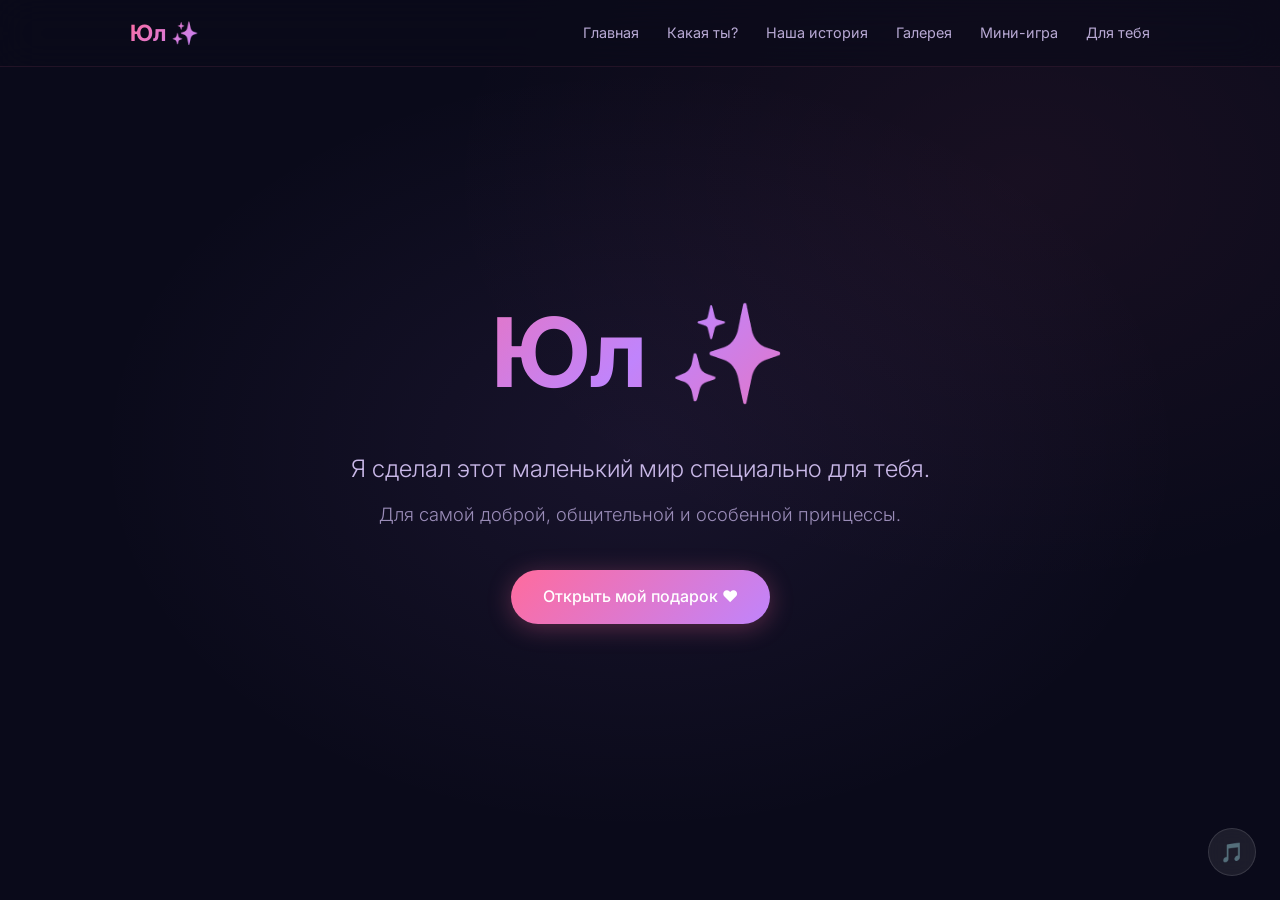
<file: docs/index.html>
<!DOCTYPE html>
<html lang="ru">
<head>
    <meta charset="UTF-8">
    <meta name="viewport" content="width=device-width, initial-scale=1.0">
    <title>Для Юл ✨</title>
    <link rel="stylesheet" href="css/style.css">
    <link rel="preconnect" href="https://fonts.googleapis.com">
    <link href="https://fonts.googleapis.com/css2?family=Inter:wght@300;400;500;600;700&display=swap" rel="stylesheet">
</head>
<body>
    <nav class="navbar" id="navbar">
        <div class="nav-container">
            <a href="index.html" class="nav-logo">Юл ✨</a>
            <button class="nav-toggle" id="navToggle" aria-label="Меню">
                <span></span><span></span><span></span>
            </button>
            <ul class="nav-links" id="navLinks">
                <li><a href="index.html">Главная</a></li>
                <li><a href="qualities.html">Какая ты?</a></li>
                <li><a href="story.html">Наша история</a></li>
                <li><a href="gallery.html">Галерея</a></li>
                <li><a href="quiz.html">Мини-игра</a></li>
                <li><a href="final.html">Для тебя</a></li>
            </ul>
        </div>
    </nav>

    <main>
        <section class="hero">
            <div class="stars" id="stars"></div>
            <div class="hero-content fade-in">
                <h1 class="hero-title">Юл ✨</h1>
                <p class="hero-subtitle">Я сделал этот маленький мир специально для тебя.</p>
                <p class="hero-text">Для самой доброй, общительной и особенной принцессы.</p>
                <a href="qualities.html" class="btn btn-primary pulse">
                    Открыть мой подарок ❤️
                </a>
            </div>
            <div class="floating-hearts">
                <span class="float-heart" style="--delay: 0s; --x: 10%;">❤️</span>
                <span class="float-heart" style="--delay: 1s; --x: 25%;">💜</span>
                <span class="float-heart" style="--delay: 2s; --x: 40%;">✨</span>
                <span class="float-heart" style="--delay: 0.5s; --x: 60%;">💕</span>
                <span class="float-heart" style="--delay: 1.5s; --x: 75%;">🌷</span>
                <span class="float-heart" style="--delay: 2.5s; --x: 90%;">💖</span>
            </div>
        </section>
    </main>

    <div class="hearts-container" id="heartsContainer"></div>
    <button class="music-btn" id="musicBtn" title="Включить музыку">🎵</button>
    <script src="js/main.js"></script>
</body>
</html>
</file>
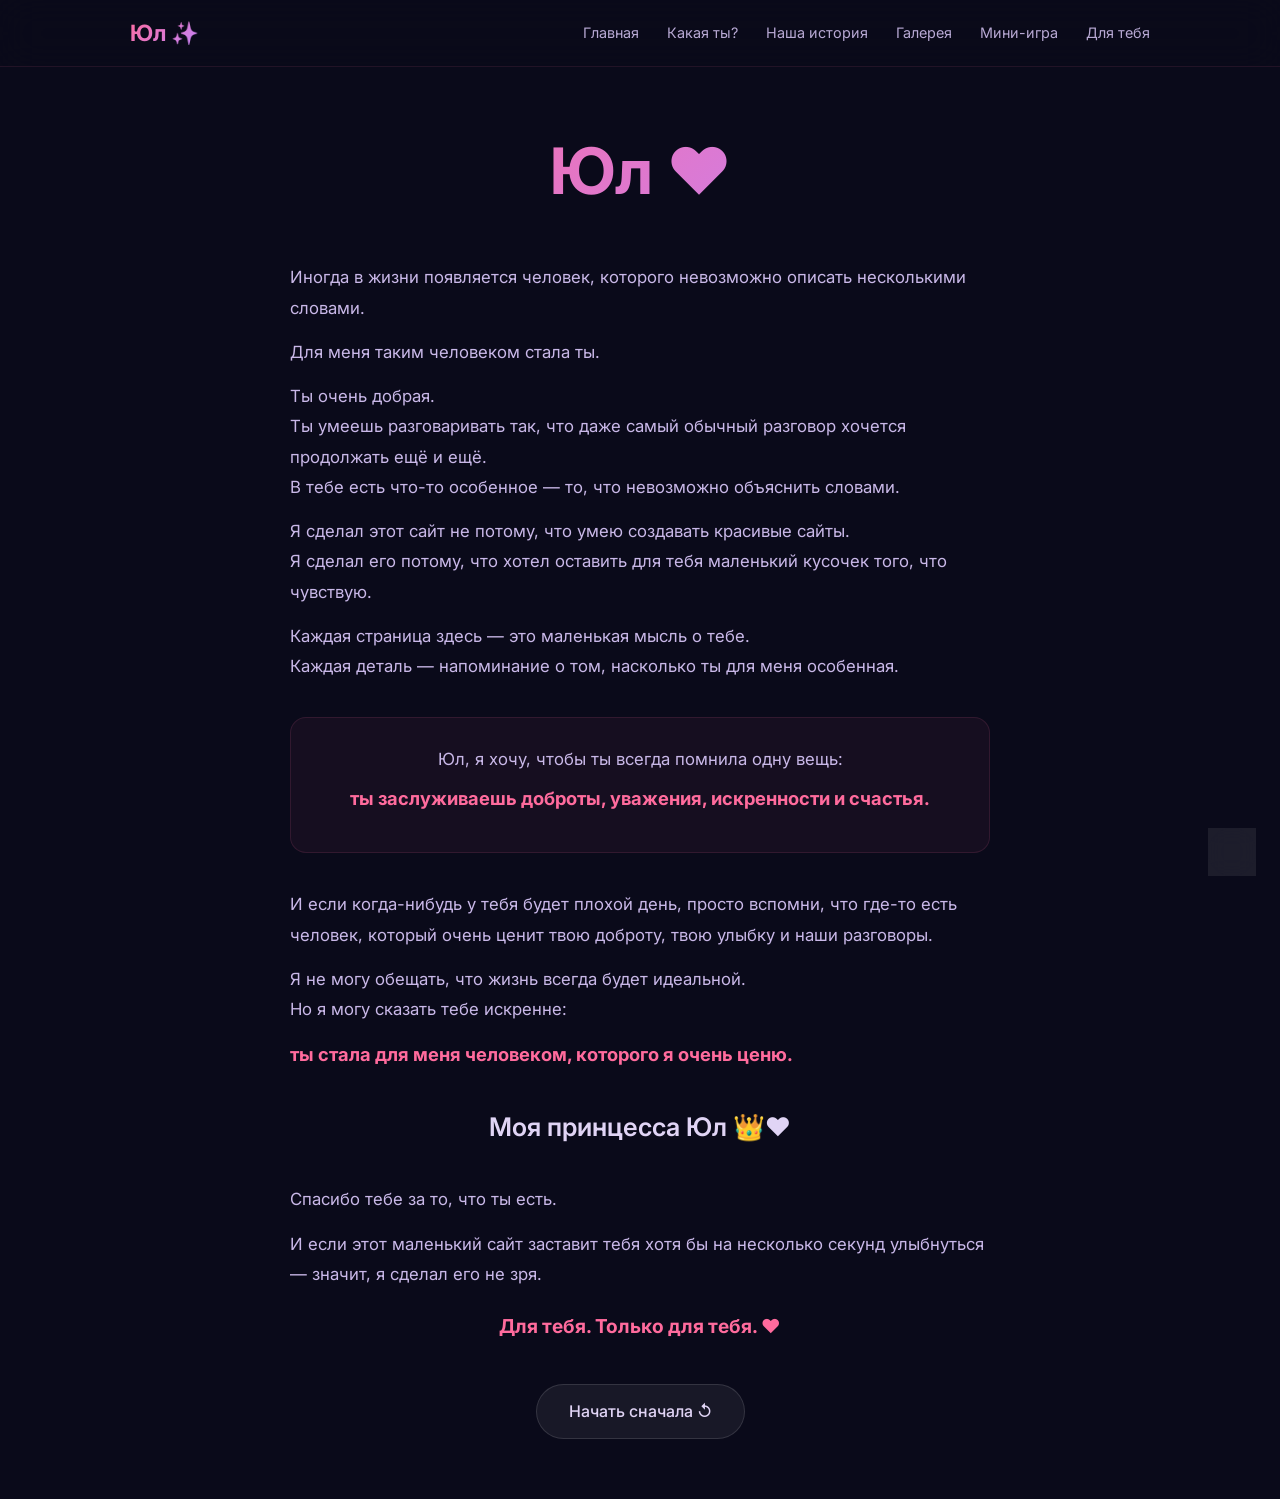
<file: docs/final.html>
<!DOCTYPE html>
<html lang="ru">
<head>
    <meta charset="UTF-8">
    <meta name="viewport" content="width=device-width, initial-scale=1.0">
    <title>Для тебя ❤️</title>
    <link rel="stylesheet" href="css/style.css">
    <link rel="preconnect" href="https://fonts.googleapis.com">
    <link href="https://fonts.googleapis.com/css2?family=Inter:wght@300;400;500;600;700&display=swap" rel="stylesheet">
</head>
<body>
    <nav class="navbar" id="navbar">
        <div class="nav-container">
            <a href="index.html" class="nav-logo">Юл ✨</a>
            <button class="nav-toggle" id="navToggle" aria-label="Меню">
                <span></span><span></span><span></span>
            </button>
            <ul class="nav-links" id="navLinks">
                <li><a href="index.html">Главная</a></li>
                <li><a href="qualities.html">Какая ты?</a></li>
                <li><a href="story.html">Наша история</a></li>
                <li><a href="gallery.html">Галерея</a></li>
                <li><a href="quiz.html">Мини-игра</a></li>
                <li><a href="final.html">Для тебя</a></li>
            </ul>
        </div>
    </nav>

    <main>
        <section class="section final-section">
            <div class="container">
                <div class="final-wrapper">
                    <h2 class="final-title fade-in">Юл ❤️</h2>

                    <div class="final-text fade-in" style="--delay: 0.1s">
                        <p>Иногда в жизни появляется человек, которого невозможно описать несколькими словами.</p>
                        <p>Для меня таким человеком стала ты.</p>
                        <p>Ты очень добрая.<br>
                        Ты умеешь разговаривать так, что даже самый обычный разговор хочется продолжать ещё и ещё.<br>
                        В тебе есть что-то особенное — то, что невозможно объяснить словами.</p>
                        <p>Я сделал этот сайт не потому, что умею создавать красивые сайты.<br>
                        Я сделал его потому, что хотел оставить для тебя маленький кусочек того, что чувствую.</p>
                        <p>Каждая страница здесь — это маленькая мысль о тебе.<br>
                        Каждая деталь — напоминание о том, насколько ты для меня особенная.</p>
                    </div>

                    <div class="final-quote fade-in" style="--delay: 0.2s">
                        <p>Юл, я хочу, чтобы ты всегда помнила одну вещь:</p>
                        <p class="final-highlight"><strong>ты заслуживаешь доброты, уважения, искренности и счастья.</strong></p>
                    </div>

                    <div class="final-text fade-in" style="--delay: 0.3s">
                        <p>И если когда-нибудь у тебя будет плохой день, просто вспомни, что где-то есть человек, который очень ценит твою доброту, твою улыбку и наши разговоры.</p>
                        <p>Я не могу обещать, что жизнь всегда будет идеальной.<br>
                        Но я могу сказать тебе искренне:</p>
                        <p class="final-highlight"><strong>ты стала для меня человеком, которого я очень ценю.</strong></p>
                    </div>

                    <div class="final-crown fade-in" style="--delay: 0.4s">
                        <p>Моя принцесса Юл 👑❤️</p>
                    </div>

                    <div class="final-text fade-in" style="--delay: 0.5s">
                        <p>Спасибо тебе за то, что ты есть.</p>
                        <p>И если этот маленький сайт заставит тебя хотя бы на несколько секунд улыбнуться — значит, я сделал его не зря.</p>
                        <p class="final-closing"><strong>Для тебя. Только для тебя. ❤️</strong></p>
                    </div>

                    <div class="final-nav fade-in" style="--delay: 0.6s">
                        <a href="index.html" class="btn btn-secondary">Начать сначала ↺</a>
                    </div>
                </div>
            </div>
        </section>
    </main>

    <div class="hearts-container" id="heartsContainer"></div>
    <button class="music-btn" id="musicBtn" title="Включить музыку">🎵</button>
    <script src="js/main.js"></script>
</body>
</html>
</file>
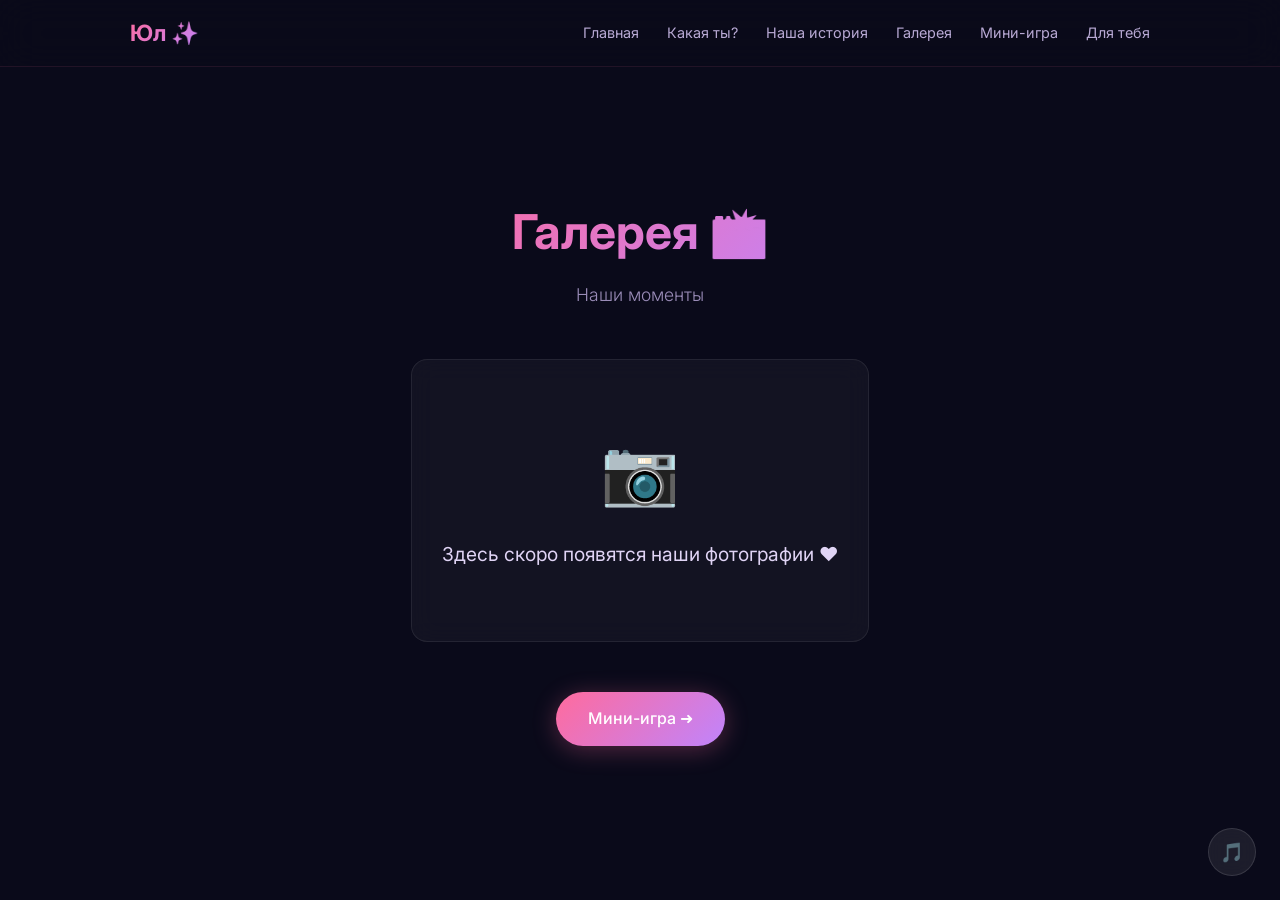
<file: docs/gallery.html>
<!DOCTYPE html>
<html lang="ru">
<head>
    <meta charset="UTF-8">
    <meta name="viewport" content="width=device-width, initial-scale=1.0">
    <title>Галерея 📸</title>
    <link rel="stylesheet" href="css/style.css">
    <link rel="preconnect" href="https://fonts.googleapis.com">
    <link href="https://fonts.googleapis.com/css2?family=Inter:wght@300;400;500;600;700&display=swap" rel="stylesheet">
</head>
<body>
    <nav class="navbar" id="navbar">
        <div class="nav-container">
            <a href="index.html" class="nav-logo">Юл ✨</a>
            <button class="nav-toggle" id="navToggle" aria-label="Меню">
                <span></span><span></span><span></span>
            </button>
            <ul class="nav-links" id="navLinks">
                <li><a href="index.html">Главная</a></li>
                <li><a href="qualities.html">Какая ты?</a></li>
                <li><a href="story.html">Наша история</a></li>
                <li><a href="gallery.html">Галерея</a></li>
                <li><a href="quiz.html">Мини-игра</a></li>
                <li><a href="final.html">Для тебя</a></li>
            </ul>
        </div>
    </nav>

    <main>
        <section class="section">
            <div class="container">
                <h2 class="section-title fade-in">Галерея 📸</h2>
                <p class="section-subtitle fade-in">Наши моменты</p>

                <div class="gallery-empty glass fade-in">
                    <div class="gallery-empty-icon">📷</div>
                    <p class="gallery-empty-text">Здесь скоро появятся наши фотографии ❤️</p>
                </div>

                <div class="section-nav fade-in">
                    <a href="quiz.html" class="btn btn-primary">Мини-игра ➜</a>
                </div>
            </div>
        </section>
    </main>

    <div class="hearts-container" id="heartsContainer"></div>
    <button class="music-btn" id="musicBtn" title="Включить музыку">🎵</button>
    <script src="js/main.js"></script>
</body>
</html>
</file>
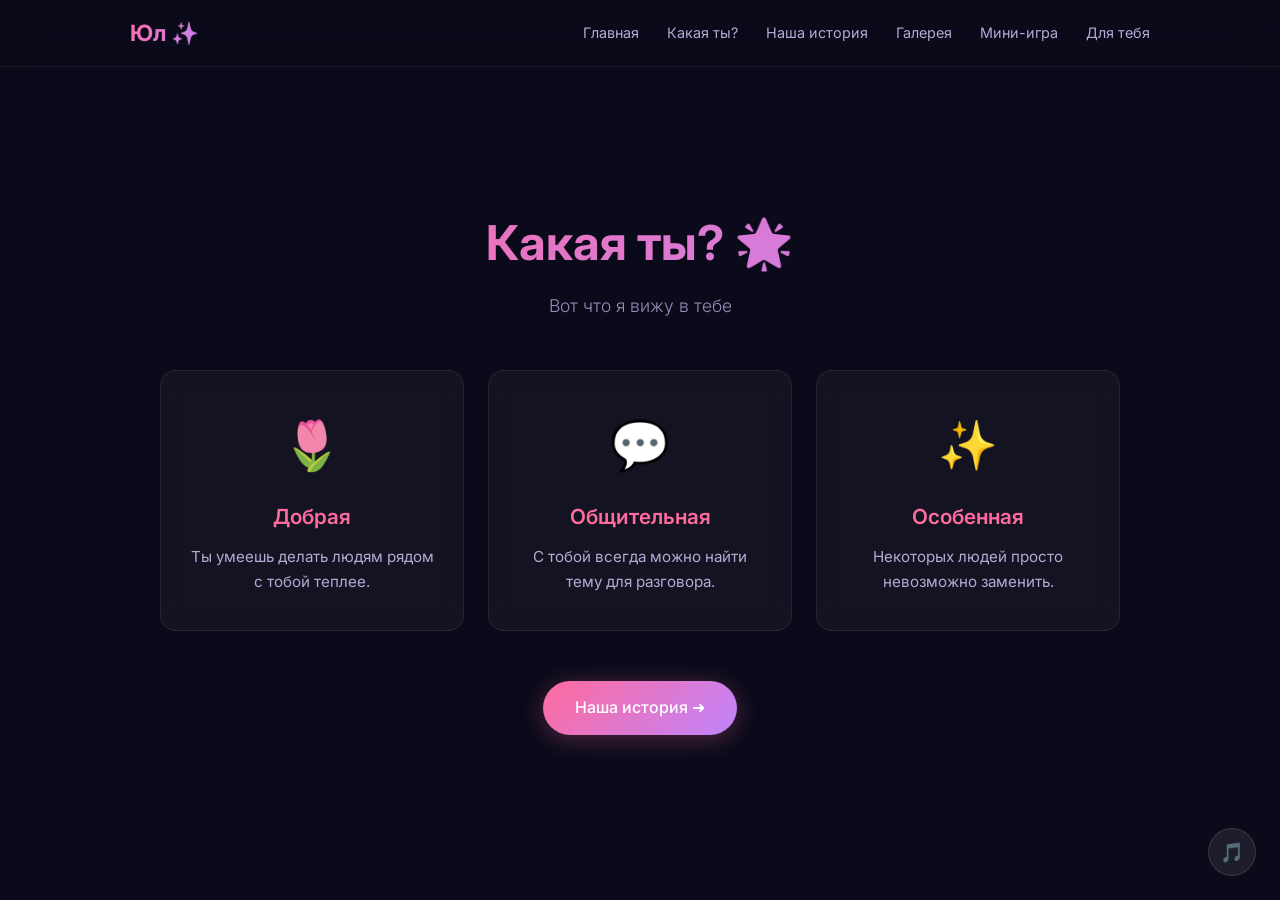
<file: docs/qualities.html>
<!DOCTYPE html>
<html lang="ru">
<head>
    <meta charset="UTF-8">
    <meta name="viewport" content="width=device-width, initial-scale=1.0">
    <title>Какая ты? ✨</title>
    <link rel="stylesheet" href="css/style.css">
    <link rel="preconnect" href="https://fonts.googleapis.com">
    <link href="https://fonts.googleapis.com/css2?family=Inter:wght@300;400;500;600;700&display=swap" rel="stylesheet">
</head>
<body>
    <nav class="navbar" id="navbar">
        <div class="nav-container">
            <a href="index.html" class="nav-logo">Юл ✨</a>
            <button class="nav-toggle" id="navToggle" aria-label="Меню">
                <span></span><span></span><span></span>
            </button>
            <ul class="nav-links" id="navLinks">
                <li><a href="index.html">Главная</a></li>
                <li><a href="qualities.html">Какая ты?</a></li>
                <li><a href="story.html">Наша история</a></li>
                <li><a href="gallery.html">Галерея</a></li>
                <li><a href="quiz.html">Мини-игра</a></li>
                <li><a href="final.html">Для тебя</a></li>
            </ul>
        </div>
    </nav>

    <main>
        <section class="section">
            <div class="container">
                <h2 class="section-title fade-in">Какая ты? 🌟</h2>
                <p class="section-subtitle fade-in">Вот что я вижу в тебе</p>

                <div class="cards-grid">
                    <div class="card glass fade-in" style="--delay: 0.1s">
                        <div class="card-icon">🌷</div>
                        <h3 class="card-title">Добрая</h3>
                        <p class="card-text">Ты умеешь делать людям рядом с тобой теплее.</p>
                    </div>

                    <div class="card glass fade-in" style="--delay: 0.2s">
                        <div class="card-icon">💬</div>
                        <h3 class="card-title">Общительная</h3>
                        <p class="card-text">С тобой всегда можно найти тему для разговора.</p>
                    </div>

                    <div class="card glass fade-in" style="--delay: 0.3s">
                        <div class="card-icon">✨</div>
                        <h3 class="card-title">Особенная</h3>
                        <p class="card-text">Некоторых людей просто невозможно заменить.</p>
                    </div>
                </div>

                <div class="section-nav fade-in">
                    <a href="story.html" class="btn btn-primary">Наша история ➜</a>
                </div>
            </div>
        </section>
    </main>

    <div class="hearts-container" id="heartsContainer"></div>
    <button class="music-btn" id="musicBtn" title="Включить музыку">🎵</button>
    <script src="js/main.js"></script>
</body>
</html>
</file>
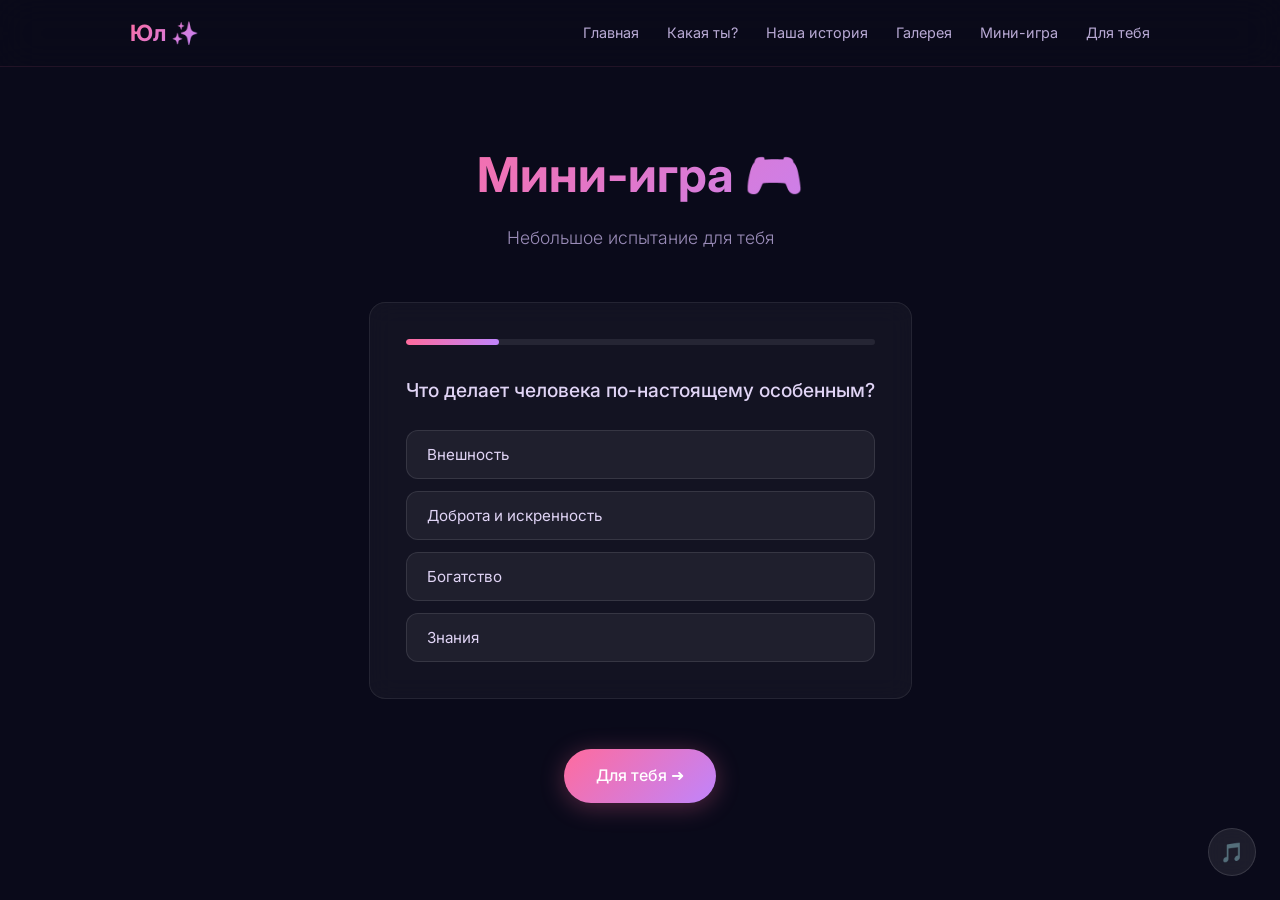
<file: docs/quiz.html>
<!DOCTYPE html>
<html lang="ru">
<head>
    <meta charset="UTF-8">
    <meta name="viewport" content="width=device-width, initial-scale=1.0">
    <title>Мини-игра 🎮</title>
    <link rel="stylesheet" href="css/style.css">
    <link rel="preconnect" href="https://fonts.googleapis.com">
    <link href="https://fonts.googleapis.com/css2?family=Inter:wght@300;400;500;600;700&display=swap" rel="stylesheet">
</head>
<body>
    <nav class="navbar" id="navbar">
        <div class="nav-container">
            <a href="index.html" class="nav-logo">Юл ✨</a>
            <button class="nav-toggle" id="navToggle" aria-label="Меню">
                <span></span><span></span><span></span>
            </button>
            <ul class="nav-links" id="navLinks">
                <li><a href="index.html">Главная</a></li>
                <li><a href="qualities.html">Какая ты?</a></li>
                <li><a href="story.html">Наша история</a></li>
                <li><a href="gallery.html">Галерея</a></li>
                <li><a href="quiz.html">Мини-игра</a></li>
                <li><a href="final.html">Для тебя</a></li>
            </ul>
        </div>
    </nav>

    <main>
        <section class="section">
            <div class="container">
                <h2 class="section-title fade-in">Мини-игра 🎮</h2>
                <p class="section-subtitle fade-in">Небольшое испытание для тебя</p>

                <div class="quiz-wrapper" id="quizWrapper">
                    <div class="quiz-container glass fade-in" id="quizContainer">
                        <div class="quiz-progress">
                            <div class="quiz-progress-bar" id="quizProgressBar"></div>
                            <span class="quiz-progress-text" id="quizProgressText">1 / 5</span>
                        </div>

                        <div class="quiz-question" id="quizQuestion">
                            <h3 class="quiz-question-text" id="quizQuestionText"></h3>
                            <div class="quiz-options" id="quizOptions"></div>
                        </div>
                    </div>

                    <div class="quiz-result glass" id="quizResult" style="display: none;">
                        <div class="quiz-result-icon">✨</div>
                        <h3 class="quiz-result-title" id="quizResultTitle"></h3>
                        <p class="quiz-result-text" id="quizResultText"></p>
                        <button class="btn btn-primary" onclick="restartQuiz()">Пройти ещё раз 🔄</button>
                    </div>
                </div>

                <div class="section-nav fade-in">
                    <a href="final.html" class="btn btn-primary">Для тебя ➜</a>
                </div>
            </div>
        </section>
    </main>

    <div class="hearts-container" id="heartsContainer"></div>
    <button class="music-btn" id="musicBtn" title="Включить музыку">🎵</button>
    <script src="js/main.js"></script>
</body>
</html>
</file>
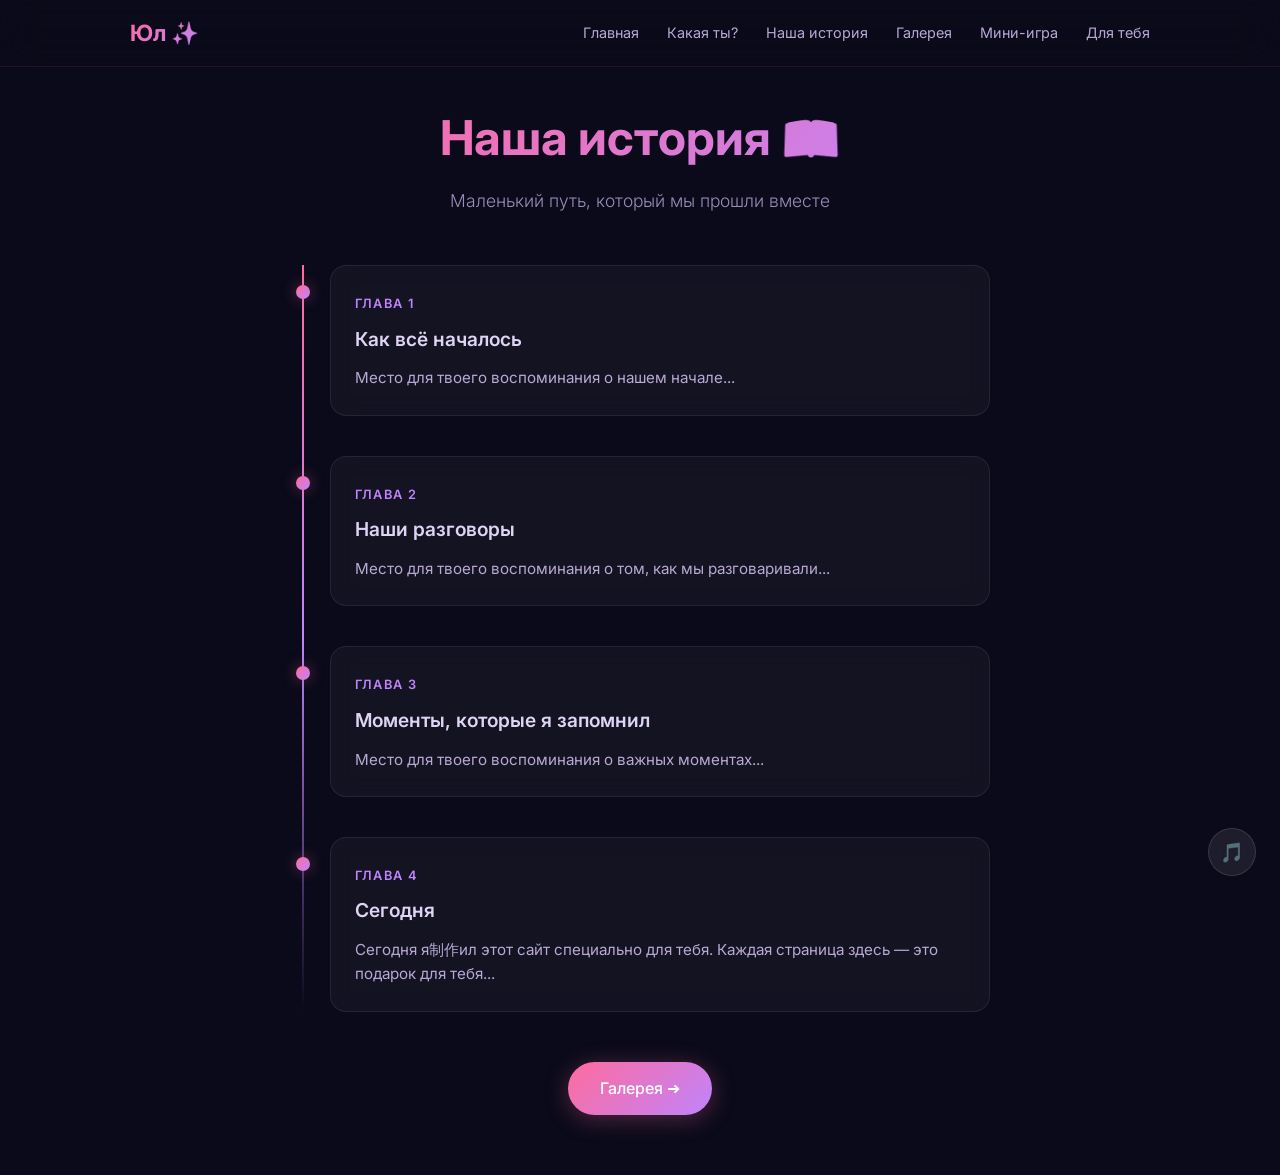
<file: docs/story.html>
<!DOCTYPE html>
<html lang="ru">
<head>
    <meta charset="UTF-8">
    <meta name="viewport" content="width=device-width, initial-scale=1.0">
    <title>Наша история 📖</title>
    <link rel="stylesheet" href="css/style.css">
    <link rel="preconnect" href="https://fonts.googleapis.com">
    <link href="https://fonts.googleapis.com/css2?family=Inter:wght@300;400;500;600;700&display=swap" rel="stylesheet">
</head>
<body>
    <nav class="navbar" id="navbar">
        <div class="nav-container">
            <a href="index.html" class="nav-logo">Юл ✨</a>
            <button class="nav-toggle" id="navToggle" aria-label="Меню">
                <span></span><span></span><span></span>
            </button>
            <ul class="nav-links" id="navLinks">
                <li><a href="index.html">Главная</a></li>
                <li><a href="qualities.html">Какая ты?</a></li>
                <li><a href="story.html">Наша история</a></li>
                <li><a href="gallery.html">Галерея</a></li>
                <li><a href="quiz.html">Мини-игра</a></li>
                <li><a href="final.html">Для тебя</a></li>
            </ul>
        </div>
    </nav>

    <main>
        <section class="section">
            <div class="container">
                <h2 class="section-title fade-in">Наша история 📖</h2>
                <p class="section-subtitle fade-in">Маленький путь, который мы прошли вместе</p>

                <div class="timeline">
                    <div class="timeline-item fade-in" style="--delay: 0.1s">
                        <div class="timeline-marker"></div>
                        <div class="timeline-content glass">
                            <span class="timeline-chapter">Глава 1</span>
                            <h3 class="timeline-title">Как всё началось</h3>
                            <p class="timeline-text">Место для твоего воспоминания о нашем начале...</p>
                        </div>
                    </div>

                    <div class="timeline-item fade-in" style="--delay: 0.2s">
                        <div class="timeline-marker"></div>
                        <div class="timeline-content glass">
                            <span class="timeline-chapter">Глава 2</span>
                            <h3 class="timeline-title">Наши разговоры</h3>
                            <p class="timeline-text">Место для твоего воспоминания о том, как мы разговаривали...</p>
                        </div>
                    </div>

                    <div class="timeline-item fade-in" style="--delay: 0.3s">
                        <div class="timeline-marker"></div>
                        <div class="timeline-content glass">
                            <span class="timeline-chapter">Глава 3</span>
                            <h3 class="timeline-title">Моменты, которые я запомнил</h3>
                            <p class="timeline-text">Место для твоего воспоминания о важных моментах...</p>
                        </div>
                    </div>

                    <div class="timeline-item fade-in" style="--delay: 0.4s">
                        <div class="timeline-marker"></div>
                        <div class="timeline-content glass">
                            <span class="timeline-chapter">Глава 4</span>
                            <h3 class="timeline-title">Сегодня</h3>
                            <p class="timeline-text">Сегодня я制作ил этот сайт специально для тебя. Каждая страница здесь — это подарок для тебя...</p>
                        </div>
                    </div>
                </div>

                <div class="section-nav fade-in">
                    <a href="gallery.html" class="btn btn-primary">Галерея ➜</a>
                </div>
            </div>
        </section>
    </main>

    <div class="hearts-container" id="heartsContainer"></div>
    <button class="music-btn" id="musicBtn" title="Включить музыку">🎵</button>
    <script src="js/main.js"></script>
</body>
</html>
</file>
<file: docs/css/style.css>
/* ========================================
   RESET
   ======================================== */
*, *::before, *::after {
    margin: 0;
    padding: 0;
    box-sizing: border-box;
}

html {
    scroll-behavior: smooth;
}

a {
    text-decoration: none;
    color: inherit;
}

img {
    max-width: 100%;
    display: block;
}

ul {
    list-style: none;
}

/* ========================================
   BODY & BASE
   ======================================== */
body {
    font-family: 'Inter', -apple-system, BlinkMacSystemFont, sans-serif;
    background: #0a0a1a;
    color: #e0d4f5;
    line-height: 1.6;
    overflow-x: hidden;
    min-height: 100vh;
}

.container {
    max-width: 1100px;
    margin: 0 auto;
    padding: 0 20px;
}

/* ========================================
   NAVBAR
   ======================================== */
.navbar {
    position: fixed;
    top: 0;
    left: 0;
    right: 0;
    z-index: 1000;
    padding: 15px 0;
    transition: all 0.3s ease;
    background: rgba(10, 10, 26, 0.6);
    backdrop-filter: blur(20px);
    -webkit-backdrop-filter: blur(20px);
    border-bottom: 1px solid rgba(255, 107, 157, 0.1);
}

.navbar.scrolled {
    padding: 10px 0;
    background: rgba(10, 10, 26, 0.95);
    border-bottom: 1px solid rgba(255, 107, 157, 0.2);
}

.nav-container {
    max-width: 1100px;
    margin: 0 auto;
    padding: 0 20px;
    display: flex;
    align-items: center;
    justify-content: space-between;
}

.nav-logo {
    font-size: 1.4rem;
    font-weight: 700;
    background: linear-gradient(135deg, #ff6b9d, #c084fc);
    -webkit-background-clip: text;
    -webkit-text-fill-color: transparent;
    background-clip: text;
}

.nav-links {
    display: flex;
    gap: 28px;
}

.nav-links a {
    font-size: 0.9rem;
    font-weight: 400;
    color: #b8a9d4;
    transition: color 0.3s ease;
    position: relative;
}

.nav-links a::after {
    content: '';
    position: absolute;
    bottom: -4px;
    left: 0;
    width: 0;
    height: 2px;
    background: linear-gradient(90deg, #ff6b9d, #c084fc);
    transition: width 0.3s ease;
    border-radius: 2px;
}

.nav-links a:hover {
    color: #ff6b9d;
}

.nav-links a:hover::after {
    width: 100%;
}

.nav-toggle {
    display: none;
    flex-direction: column;
    gap: 5px;
    background: none;
    border: none;
    cursor: pointer;
    padding: 5px;
}

.nav-toggle span {
    width: 24px;
    height: 2px;
    background: #e0d4f5;
    transition: all 0.3s ease;
    border-radius: 2px;
}

/* ========================================
   HERO
   ======================================== */
.hero {
    min-height: 100vh;
    display: flex;
    align-items: center;
    justify-content: center;
    text-align: center;
    position: relative;
    overflow: hidden;
    background: radial-gradient(ellipse at 50% 50%, rgba(192, 132, 252, 0.08) 0%, transparent 60%),
                radial-gradient(ellipse at 80% 20%, rgba(255, 107, 157, 0.06) 0%, transparent 40%);
}

.stars {
    position: absolute;
    top: 0;
    left: 0;
    width: 100%;
    height: 100%;
    pointer-events: none;
}

.star {
    position: absolute;
    width: 2px;
    height: 2px;
    background: #fff;
    border-radius: 50%;
    animation: twinkle var(--duration) ease-in-out infinite;
    opacity: 0;
}

@keyframes twinkle {
    0%, 100% { opacity: 0; }
    50% { opacity: var(--opacity); }
}

.hero-content {
    position: relative;
    z-index: 2;
    padding: 20px;
}

.hero-title {
    font-size: clamp(3rem, 8vw, 6rem);
    font-weight: 700;
    background: linear-gradient(135deg, #ff6b9d, #c084fc, #ff6b9d);
    -webkit-background-clip: text;
    -webkit-text-fill-color: transparent;
    background-clip: text;
    margin-bottom: 20px;
    animation: glow 3s ease-in-out infinite alternate;
}

@keyframes glow {
    from { filter: drop-shadow(0 0 20px rgba(255, 107, 157, 0.3)); }
    to { filter: drop-shadow(0 0 40px rgba(192, 132, 252, 0.4)); }
}

.hero-subtitle {
    font-size: clamp(1.1rem, 2.5vw, 1.5rem);
    font-weight: 300;
    color: #c9b8e8;
    margin-bottom: 12px;
}

.hero-text {
    font-size: clamp(0.95rem, 2vw, 1.15rem);
    color: #9a8cb8;
    margin-bottom: 40px;
    font-weight: 300;
}

.floating-hearts {
    position: absolute;
    top: 0;
    left: 0;
    width: 100%;
    height: 100%;
    pointer-events: none;
    z-index: 1;
}

.float-heart {
    position: absolute;
    bottom: -40px;
    left: var(--x);
    font-size: 1.5rem;
    animation: floatUp 6s ease-in-out infinite;
    animation-delay: var(--delay);
    opacity: 0.5;
}

@keyframes floatUp {
    0% {
        transform: translateY(0) rotate(0deg);
        opacity: 0;
    }
    10% { opacity: 0.5; }
    90% { opacity: 0.5; }
    100% {
        transform: translateY(-110vh) rotate(20deg);
        opacity: 0;
    }
}

/* ========================================
   GLASS
   ======================================== */
.glass {
    background: rgba(255, 255, 255, 0.04);
    backdrop-filter: blur(12px);
    -webkit-backdrop-filter: blur(12px);
    border: 1px solid rgba(255, 255, 255, 0.08);
    border-radius: 16px;
}

/* ========================================
   BUTTONS
   ======================================== */
.btn {
    display: inline-block;
    padding: 14px 32px;
    border-radius: 50px;
    font-size: 1rem;
    font-weight: 500;
    cursor: pointer;
    transition: all 0.3s ease;
    border: none;
    font-family: inherit;
}

.btn-primary {
    background: linear-gradient(135deg, #ff6b9d, #c084fc);
    color: #fff;
    box-shadow: 0 4px 25px rgba(255, 107, 157, 0.3);
}

.btn-primary:hover {
    transform: translateY(-2px);
    box-shadow: 0 8px 35px rgba(255, 107, 157, 0.45);
}

.btn-primary:active {
    transform: translateY(0);
}

.btn-secondary {
    background: rgba(255, 255, 255, 0.06);
    color: #e0d4f5;
    border: 1px solid rgba(255, 255, 255, 0.12);
}

.btn-secondary:hover {
    background: rgba(255, 255, 255, 0.1);
    border-color: rgba(255, 107, 157, 0.3);
}

.pulse {
    animation: pulse 2s ease-in-out infinite;
}

@keyframes pulse {
    0%, 100% { box-shadow: 0 4px 25px rgba(255, 107, 157, 0.3); }
    50% { box-shadow: 0 4px 40px rgba(255, 107, 157, 0.55); }
}

/* ========================================
   SECTIONS
   ======================================== */
.section {
    min-height: 100vh;
    display: flex;
    align-items: center;
    padding: 100px 0 60px;
    position: relative;
}

.section-title {
    font-size: clamp(2rem, 5vw, 3rem);
    font-weight: 700;
    text-align: center;
    background: linear-gradient(135deg, #ff6b9d, #c084fc);
    -webkit-background-clip: text;
    -webkit-text-fill-color: transparent;
    background-clip: text;
    margin-bottom: 10px;
}

.section-subtitle {
    text-align: center;
    color: #9a8cb8;
    font-size: 1.1rem;
    margin-bottom: 50px;
    font-weight: 300;
}

.section-nav {
    text-align: center;
    margin-top: 50px;
}

/* ========================================
   CARDS
   ======================================== */
.cards-grid {
    display: grid;
    grid-template-columns: repeat(auto-fit, minmax(280px, 1fr));
    gap: 24px;
    max-width: 960px;
    margin: 0 auto;
}

.card {
    padding: 36px 28px;
    text-align: center;
    transition: all 0.4s ease;
    position: relative;
    overflow: hidden;
}

.card::before {
    content: '';
    position: absolute;
    top: 0;
    left: 0;
    right: 0;
    height: 3px;
    background: linear-gradient(90deg, #ff6b9d, #c084fc);
    transform: scaleX(0);
    transition: transform 0.4s ease;
}

.card:hover {
    transform: translateY(-8px);
    border-color: rgba(255, 107, 157, 0.2);
    box-shadow: 0 20px 50px rgba(255, 107, 157, 0.12);
}

.card:hover::before {
    transform: scaleX(1);
}

.card-icon {
    font-size: 3rem;
    margin-bottom: 16px;
}

.card-title {
    font-size: 1.3rem;
    font-weight: 600;
    color: #ff6b9d;
    margin-bottom: 12px;
}

.card-text {
    color: #b8a9d4;
    font-size: 0.95rem;
    line-height: 1.6;
}

/* ========================================
   TIMELINE
   ======================================== */
.timeline {
    position: relative;
    max-width: 700px;
    margin: 0 auto;
    padding-left: 40px;
}

.timeline::before {
    content: '';
    position: absolute;
    top: 0;
    left: 12px;
    bottom: 0;
    width: 2px;
    background: linear-gradient(180deg, #ff6b9d, #c084fc, transparent);
}

.timeline-item {
    position: relative;
    margin-bottom: 40px;
}

.timeline-marker {
    position: absolute;
    left: -34px;
    top: 20px;
    width: 14px;
    height: 14px;
    border-radius: 50%;
    background: linear-gradient(135deg, #ff6b9d, #c084fc);
    box-shadow: 0 0 15px rgba(255, 107, 157, 0.4);
    z-index: 1;
}

.timeline-content {
    padding: 24px;
}

.timeline-chapter {
    font-size: 0.8rem;
    font-weight: 600;
    color: #c084fc;
    text-transform: uppercase;
    letter-spacing: 1.5px;
}

.timeline-title {
    font-size: 1.2rem;
    font-weight: 600;
    color: #e0d4f5;
    margin: 8px 0 12px;
}

.timeline-text {
    color: #b8a9d4;
    font-size: 0.95rem;
    line-height: 1.6;
}

/* ========================================
   GALLERY
   ======================================== */
.gallery-grid {
    display: grid;
    grid-template-columns: repeat(auto-fill, minmax(280px, 1fr));
    gap: 24px;
}

.gallery-item {
    overflow: hidden;
    transition: all 0.4s ease;
}

.gallery-item:hover {
    transform: translateY(-6px);
    box-shadow: 0 16px 40px rgba(255, 107, 157, 0.12);
}

.gallery-image {
    aspect-ratio: 4/3;
    overflow: hidden;
    border-radius: 16px 16px 0 0;
}

.gallery-image img {
    width: 100%;
    height: 100%;
    object-fit: cover;
    transition: transform 0.5s ease;
}

.gallery-item:hover .gallery-image img {
    transform: scale(1.08);
}

.gallery-info {
    padding: 16px 20px;
}

.gallery-title {
    font-size: 1rem;
    font-weight: 600;
    color: #e0d4f5;
    margin-bottom: 6px;
}

.gallery-text {
    font-size: 0.85rem;
    color: #9a8cb8;
}

.gallery-empty {
    text-align: center;
    padding: 60px 30px;
    max-width: 500px;
    margin: 0 auto;
}

.gallery-empty-icon {
    font-size: 4rem;
    margin-bottom: 16px;
}

.gallery-empty-text {
    font-size: 1.2rem;
    color: #e0d4f5;
    margin-bottom: 12px;
}

.gallery-empty-hint {
    font-size: 0.9rem;
    color: #9a8cb8;
}

.gallery-empty-hint a {
    color: #ff6b9d;
    text-decoration: underline;
    text-decoration-color: rgba(255, 107, 157, 0.3);
}

.gallery-empty-hint a:hover {
    text-decoration-color: #ff6b9d;
}

/* ========================================
   QUIZ
   ======================================== */
.quiz-wrapper {
    max-width: 600px;
    margin: 0 auto;
}

.quiz-container {
    padding: 36px;
}

.quiz-progress {
    position: relative;
    height: 6px;
    background: rgba(255, 255, 255, 0.08);
    border-radius: 3px;
    margin-bottom: 30px;
    overflow: hidden;
}

.quiz-progress-bar {
    height: 100%;
    background: linear-gradient(90deg, #ff6b9d, #c084fc);
    border-radius: 3px;
    width: 20%;
    transition: width 0.5s ease;
}

.quiz-progress-text {
    position: absolute;
    right: 0;
    top: -22px;
    font-size: 0.8rem;
    color: #9a8cb8;
}

.quiz-question-text {
    font-size: 1.2rem;
    font-weight: 500;
    color: #e0d4f5;
    margin-bottom: 24px;
    text-align: center;
}

.quiz-options {
    display: flex;
    flex-direction: column;
    gap: 12px;
}

.quiz-option {
    padding: 14px 20px;
    background: rgba(255, 255, 255, 0.05);
    border: 1px solid rgba(255, 255, 255, 0.1);
    border-radius: 12px;
    color: #e0d4f5;
    font-size: 0.95rem;
    cursor: pointer;
    transition: all 0.3s ease;
    font-family: inherit;
    text-align: left;
}

.quiz-option:hover {
    background: rgba(255, 107, 157, 0.1);
    border-color: rgba(255, 107, 157, 0.3);
    transform: translateX(4px);
}

.quiz-option.selected {
    background: linear-gradient(135deg, rgba(255, 107, 157, 0.2), rgba(192, 132, 252, 0.2));
    border-color: #ff6b9d;
}

.quiz-result {
    text-align: center;
    padding: 40px;
}

.quiz-result-icon {
    font-size: 4rem;
    margin-bottom: 16px;
}

.quiz-result-title {
    font-size: 1.5rem;
    font-weight: 600;
    background: linear-gradient(135deg, #ff6b9d, #c084fc);
    -webkit-background-clip: text;
    -webkit-text-fill-color: transparent;
    background-clip: text;
    margin-bottom: 12px;
}

.quiz-result-text {
    color: #b8a9d4;
    margin-bottom: 24px;
}

/* ========================================
   FINAL
   ======================================== */
.final-section {
    padding-top: 120px;
}

.final-wrapper {
    max-width: 700px;
    margin: 0 auto;
}

.final-title {
    font-size: clamp(2.5rem, 6vw, 4rem);
    font-weight: 700;
    text-align: center;
    background: linear-gradient(135deg, #ff6b9d, #c084fc);
    -webkit-background-clip: text;
    -webkit-text-fill-color: transparent;
    background-clip: text;
    margin-bottom: 40px;
}

.final-text {
    margin-bottom: 28px;
}

.final-text p {
    font-size: 1.05rem;
    line-height: 1.8;
    color: #c9b8e8;
    margin-bottom: 14px;
}

.final-quote {
    text-align: center;
    padding: 28px;
    margin: 36px 0;
    background: rgba(255, 107, 157, 0.05);
    border: 1px solid rgba(255, 107, 157, 0.12);
    border-radius: 16px;
}

.final-quote p {
    font-size: 1.05rem;
    color: #c9b8e8;
    margin-bottom: 10px;
}

.final-highlight {
    font-size: 1.15rem !important;
    color: #ff6b9d !important;
    line-height: 1.7;
}

.final-crown {
    text-align: center;
    font-size: 1.6rem;
    font-weight: 600;
    margin: 36px 0;
    color: #e0d4f5;
}

.final-closing {
    font-size: 1.2rem !important;
    text-align: center;
    color: #ff6b9d !important;
    margin-top: 20px;
}

.final-nav {
    text-align: center;
    margin-top: 40px;
}

/* ========================================
   ANIMATIONS
   ======================================== */
.fade-in {
    opacity: 0;
    transform: translateY(30px);
    transition: opacity 0.7s ease, transform 0.7s ease;
    transition-delay: var(--delay, 0s);
}

.fade-in.visible {
    opacity: 1;
    transform: translateY(0);
}

/* ========================================
   HEARTS CONTAINER
   ======================================== */
.hearts-container {
    position: fixed;
    top: 0;
    left: 0;
    width: 100%;
    height: 100%;
    pointer-events: none;
    z-index: 9999;
}

.floating-heart-particle {
    position: absolute;
    font-size: 1.2rem;
    animation: heartFloat 2s ease-out forwards;
    pointer-events: none;
}

@keyframes heartFloat {
    0% {
        opacity: 1;
        transform: translateY(0) scale(1);
    }
    100% {
        opacity: 0;
        transform: translateY(-150px) scale(0.3);
    }
}

/* ========================================
   MUSIC BUTTON
   ======================================== */
.music-btn {
    position: fixed;
    bottom: 24px;
    right: 24px;
    width: 48px;
    height: 48px;
    border-radius: 50%;
    background: rgba(255, 255, 255, 0.08);
    backdrop-filter: blur(10px);
    -webkit-backdrop-filter: blur(10px);
    border: 1px solid rgba(255, 255, 255, 0.12);
    color: #e0d4f5;
    font-size: 1.2rem;
    cursor: pointer;
    transition: all 0.3s ease;
    z-index: 1000;
    display: flex;
    align-items: center;
    justify-content: center;
}

.music-btn:hover {
    background: rgba(255, 107, 157, 0.15);
    border-color: rgba(255, 107, 157, 0.3);
    transform: scale(1.1);
}

.music-btn.playing {
    animation: musicPulse 1.5s ease-in-out infinite;
}

@keyframes musicPulse {
    0%, 100% { box-shadow: 0 0 0 0 rgba(255, 107, 157, 0.3); }
    50% { box-shadow: 0 0 0 10px rgba(255, 107, 157, 0); }
}

/* ========================================
   RESPONSIVE
   ======================================== */
@media (max-width: 768px) {
    .nav-toggle {
        display: flex;
    }

    .nav-links {
        position: fixed;
        top: 0;
        right: -100%;
        width: 70%;
        max-width: 300px;
        height: 100vh;
        background: rgba(10, 10, 26, 0.98);
        backdrop-filter: blur(20px);
        -webkit-backdrop-filter: blur(20px);
        flex-direction: column;
        justify-content: center;
        align-items: center;
        gap: 24px;
        transition: right 0.3s ease;
        border-left: 1px solid rgba(255, 107, 157, 0.1);
    }

    .nav-links.active {
        right: 0;
    }

    .nav-links a {
        font-size: 1.1rem;
    }

    .cards-grid {
        grid-template-columns: 1fr;
    }

    .timeline {
        padding-left: 30px;
    }

    .gallery-grid {
        grid-template-columns: 1fr;
    }

    .quiz-container {
        padding: 24px;
    }

    .hero-title {
        font-size: clamp(2.5rem, 10vw, 4rem);
    }

    .section {
        padding: 80px 0 40px;
    }

    .final-section {
        padding-top: 100px;
    }
}

@media (max-width: 375px) {
    .hero-subtitle {
        font-size: 1rem;
    }

    .btn {
        padding: 12px 24px;
        font-size: 0.9rem;
    }

    .card {
        padding: 28px 20px;
    }

    .final-text p {
        font-size: 0.95rem;
    }

    .timeline-title {
        font-size: 1.05rem;
    }
}

@media (min-width: 1024px) {
    .nav-container {
        padding: 0 40px;
    }

    .container {
        padding: 0 40px;
    }
}

@media (min-width: 1440px) {
    .container {
        max-width: 1200px;
    }
}
</file>
